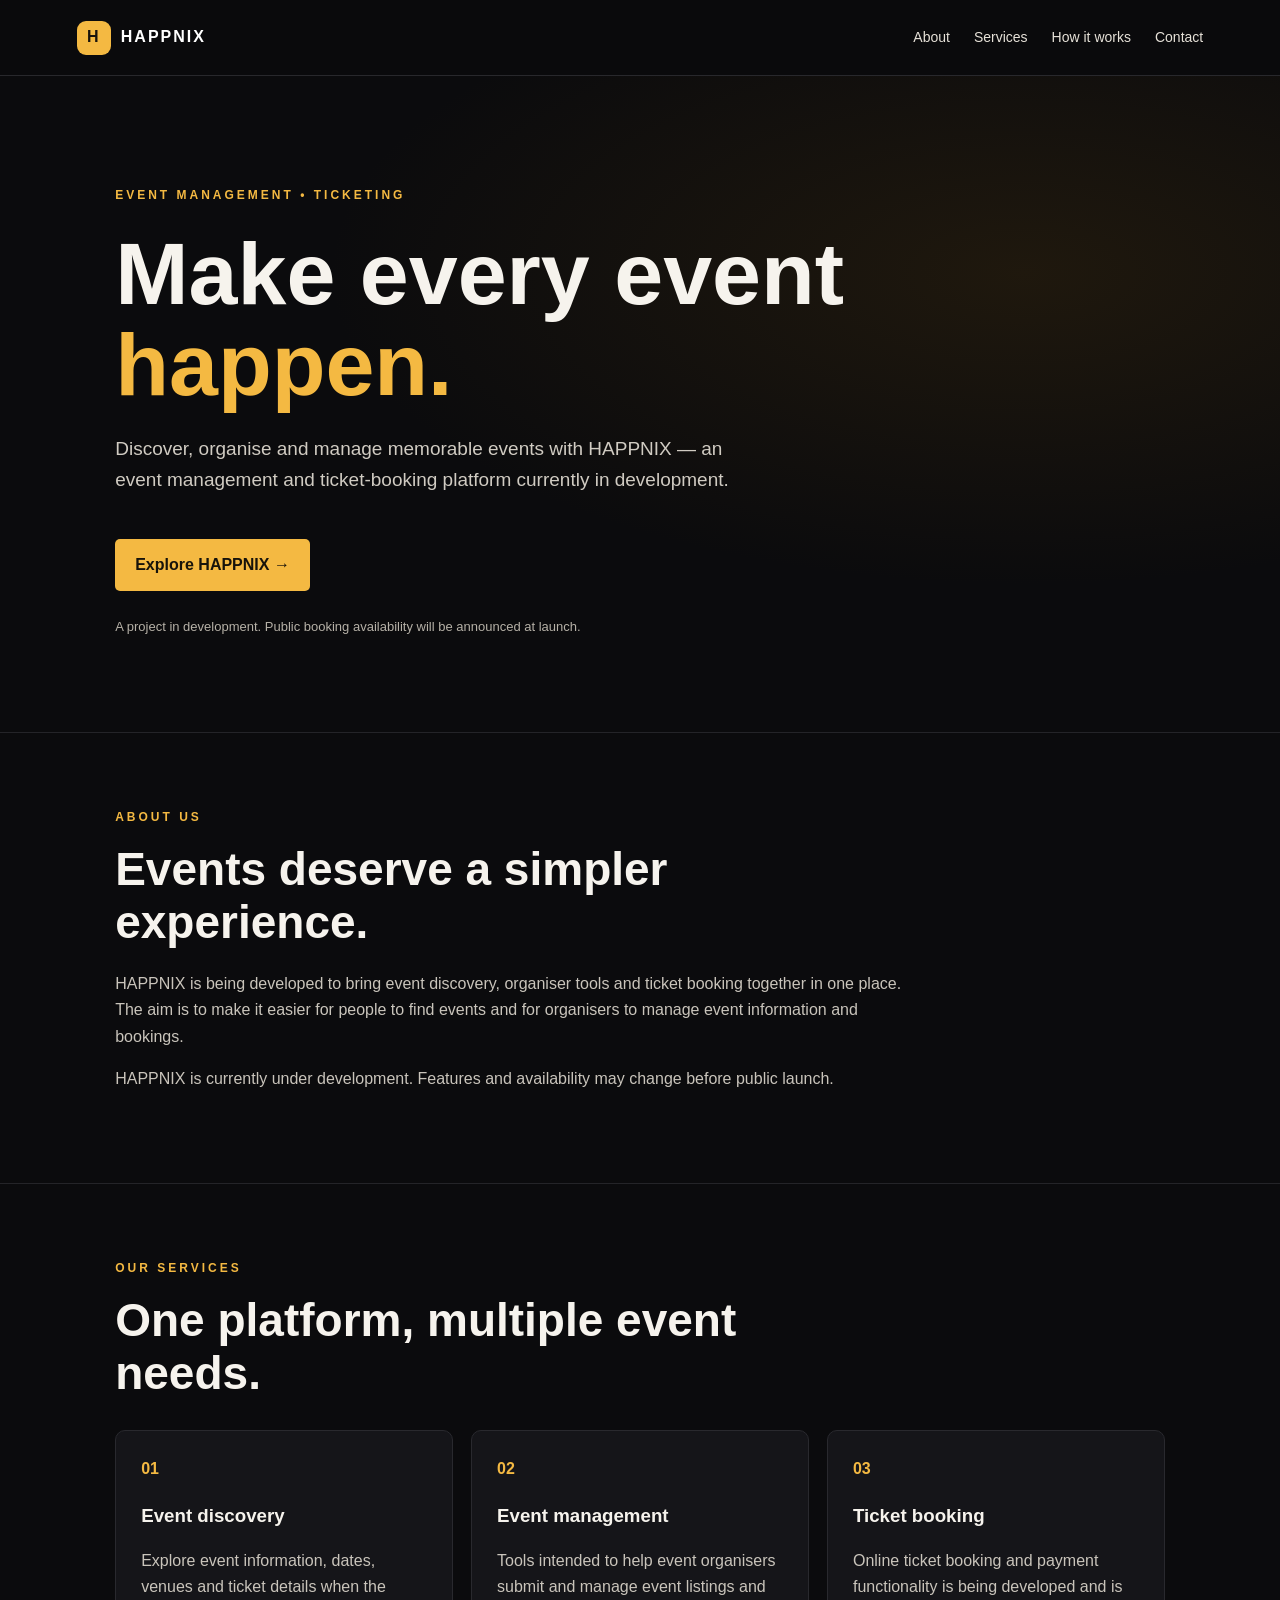
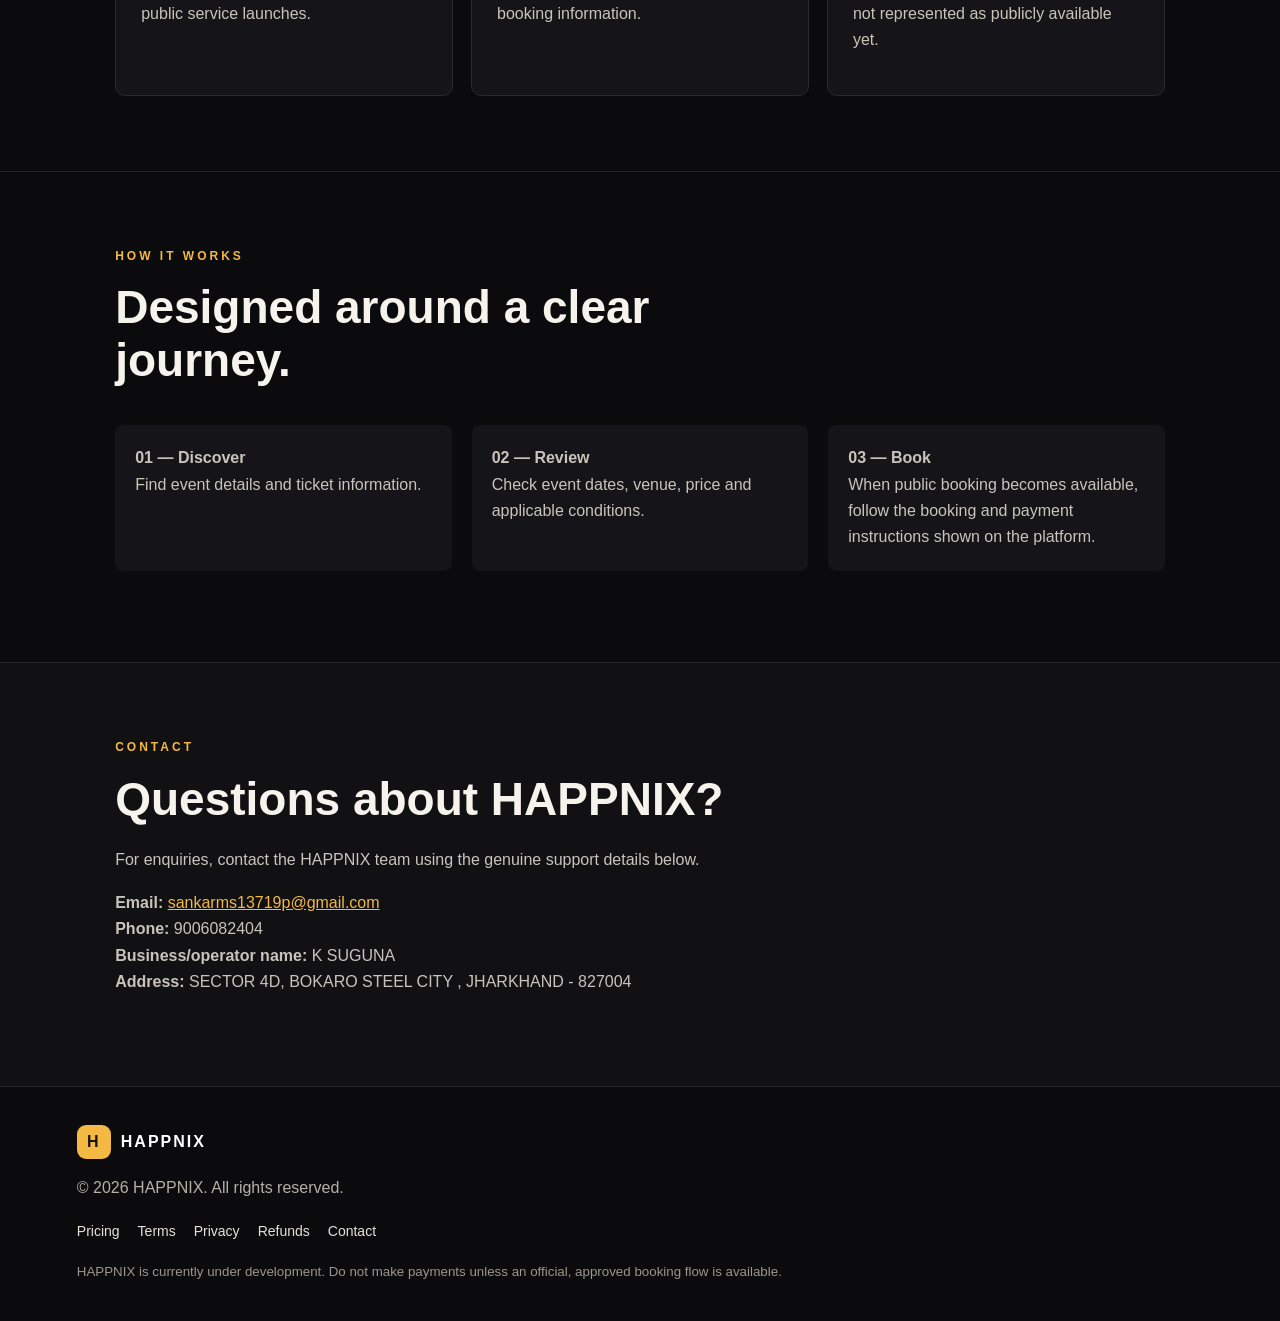
<file: index.html>
<!doctype html>
<html lang="en">
<head>
<meta charset="utf-8"><meta name="viewport" content="width=device-width,initial-scale=1">
<meta name="description" content="HAPPNIX is an event management and ticket booking platform project.">
<title>HAPPNIX | Events, Made Memorable</title><link rel="stylesheet" href="style.css">
</head>
<body>
<header class="nav"><a class="brand" href="index.html"><span class="mark">H</span> HAPPNIX</a><nav><a href="#about">About</a><a href="#services">Services</a><a href="#how">How it works</a><a href="#contact">Contact</a></nav></header>
<main>
<section class="hero"><div class="eyebrow">EVENT MANAGEMENT • TICKETING</div><h1>Make every event<br><span>happen.</span></h1><p class="lead">Discover, organise and manage memorable events with HAPPNIX — an event management and ticket-booking platform currently in development.</p><a class="cta" href="#about">Explore HAPPNIX <span>→</span></a><div class="hero-note">A project in development. Public booking availability will be announced at launch.</div></section>
<section class="section" id="about"><div class="eyebrow">ABOUT US</div><h2>Events deserve a simpler experience.</h2><p>HAPPNIX is being developed to bring event discovery, organiser tools and ticket booking together in one place. The aim is to make it easier for people to find events and for organisers to manage event information and bookings.</p><p>HAPPNIX is currently under development. Features and availability may change before public launch.</p></section>
<section class="section cards" id="services"><div class="eyebrow">OUR SERVICES</div><h2>One platform, multiple event needs.</h2><div class="grid"><article><div class="num">01</div><h3>Event discovery</h3><p>Explore event information, dates, venues and ticket details when the public service launches.</p></article><article><div class="num">02</div><h3>Event management</h3><p>Tools intended to help event organisers submit and manage event listings and booking information.</p></article><article><div class="num">03</div><h3>Ticket booking</h3><p>Online ticket booking and payment functionality is being developed and is not represented as publicly available yet.</p></article></div></section>
<section class="section" id="how"><div class="eyebrow">HOW IT WORKS</div><h2>Designed around a clear journey.</h2><div class="steps"><p><b>01 — Discover</b><br>Find event details and ticket information.</p><p><b>02 — Review</b><br>Check event dates, venue, price and applicable conditions.</p><p><b>03 — Book</b><br>When public booking becomes available, follow the booking and payment instructions shown on the platform.</p></div></section>
<section class="section contact" id="contact"><div class="eyebrow">CONTACT</div><h2>Questions about HAPPNIX?</h2><p>For enquiries, contact the HAPPNIX team using the genuine support details below.</p><p><b>Email:</b> <a href="mailto:sankarms13719p@gmail.com">sankarms13719p@gmail.com</a><br><b>Phone:</b> 9006082404<br><b>Business/operator name:</b> K SUGUNA <br><b>Address:</b> SECTOR 4D, BOKARO STEEL CITY , JHARKHAND - 827004</p></section>
</main>
<footer><div class="brand"><span class="mark">H</span> HAPPNIX</div><p>© 2026 HAPPNIX. All rights reserved.</p><div class="footerlinks"><a href="pricing.html">Pricing</a><a href="terms.html">Terms</a><a href="privacy.html">Privacy</a><a href="refunds.html">Refunds</a><a href="contact.html">Contact</a></div><small>HAPPNIX is currently under development. Do not make payments unless an official, approved booking flow is available.</small></footer>
</body></html>
</file>
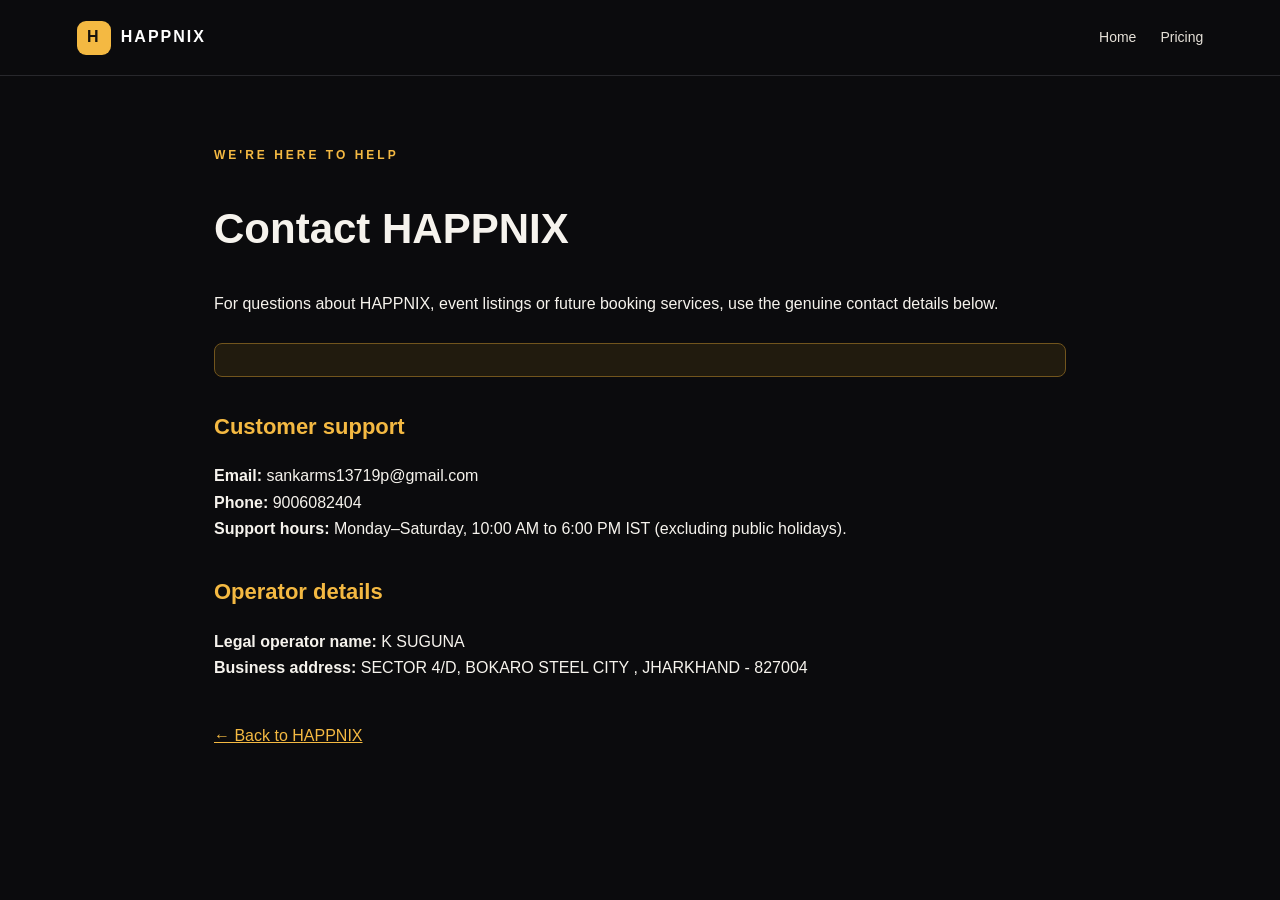
<file: contact.html>
<!doctype html><html lang="en"><head><meta charset="utf-8"><meta name="viewport" content="width=device-width,initial-scale=1"><title>Contact | HAPPNIX</title><link rel="stylesheet" href="style.css"></head><body><header class="nav"><a class="brand" href="index.html"><span class="mark">H</span> HAPPNIX</a><nav><a href="index.html">Home</a><a href="pricing.html">Pricing</a></nav></header><main class="document"><div class="eyebrow">WE'RE HERE TO HELP</div><h1>Contact HAPPNIX</h1><p>For questions about HAPPNIX, event listings or future booking services, use the genuine contact details below.</p><div class="notice"></div><h2>Customer support</h2><p><b>Email:</b> sankarms13719p@gmail.com<br><b>Phone:</b> 9006082404<br><b>Support hours:</b> Monday–Saturday, 10:00 AM to 6:00 PM IST (excluding public holidays). </p><h2>Operator details</h2><p><b>Legal operator name:</b> K SUGUNA<br><b>Business address:</b> SECTOR 4/D, BOKARO STEEL CITY , JHARKHAND - 827004</p><a class="back" href="index.html">← Back to HAPPNIX</a></main></body></html>
</file>
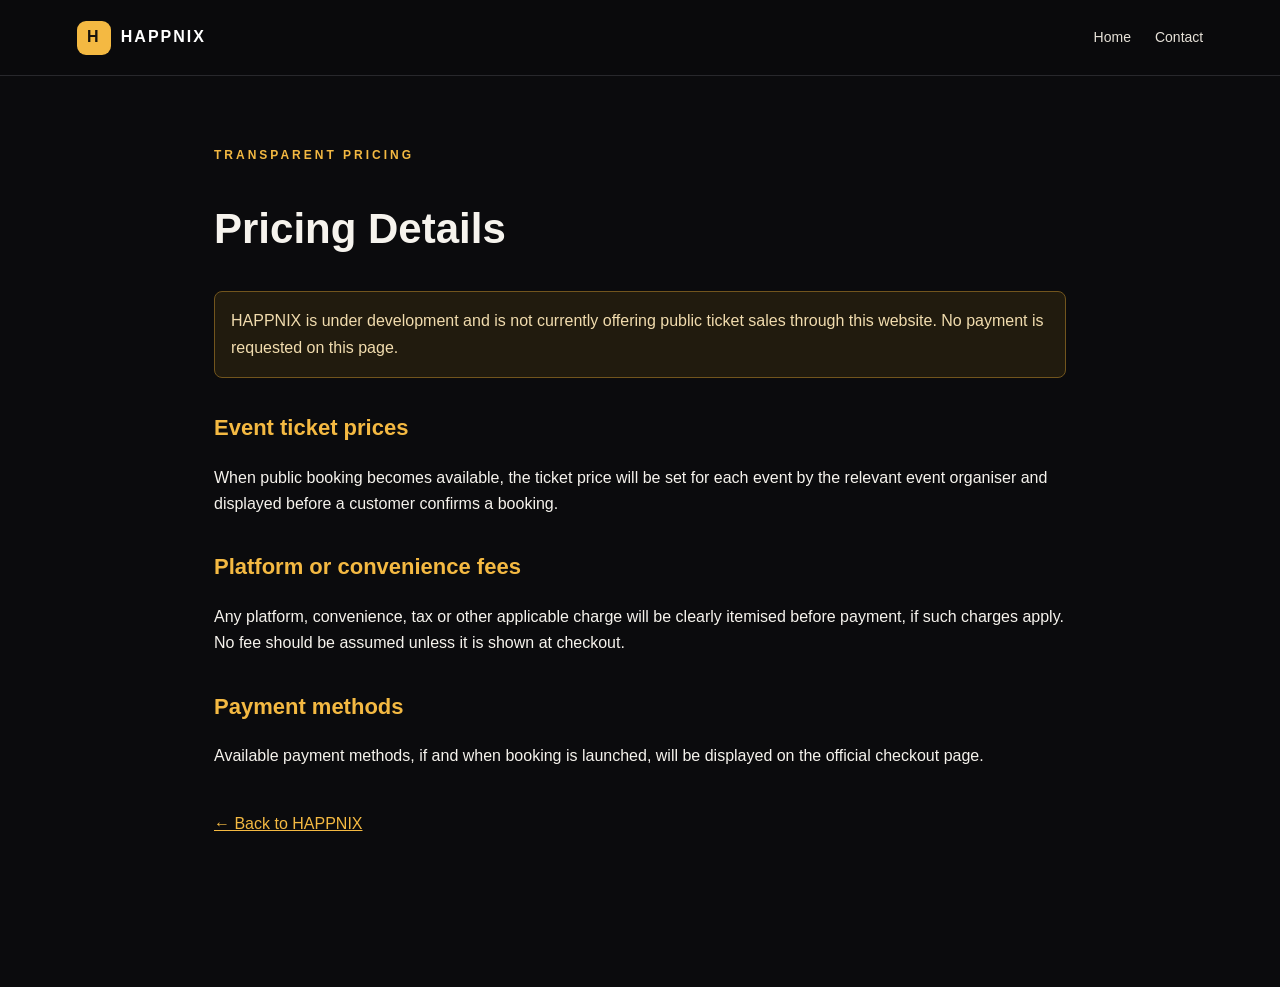
<file: pricing.html>
<!doctype html><html lang="en"><head><meta charset="utf-8"><meta name="viewport" content="width=device-width,initial-scale=1"><title>Pricing | HAPPNIX</title><link rel="stylesheet" href="style.css"></head><body><header class="nav"><a class="brand" href="index.html"><span class="mark">H</span> HAPPNIX</a><nav><a href="index.html">Home</a><a href="contact.html">Contact</a></nav></header><main class="document"><div class="eyebrow">TRANSPARENT PRICING</div><h1>Pricing Details</h1><div class="notice">HAPPNIX is under development and is not currently offering public ticket sales through this website. No payment is requested on this page.</div><h2>Event ticket prices</h2><p>When public booking becomes available, the ticket price will be set for each event by the relevant event organiser and displayed before a customer confirms a booking.</p><h2>Platform or convenience fees</h2><p>Any platform, convenience, tax or other applicable charge will be clearly itemised before payment, if such charges apply. No fee should be assumed unless it is shown at checkout.</p><h2>Payment methods</h2><p>Available payment methods, if and when booking is launched, will be displayed on the official checkout page.</p><a class="back" href="index.html">← Back to HAPPNIX</a></main></body></html>
</file>
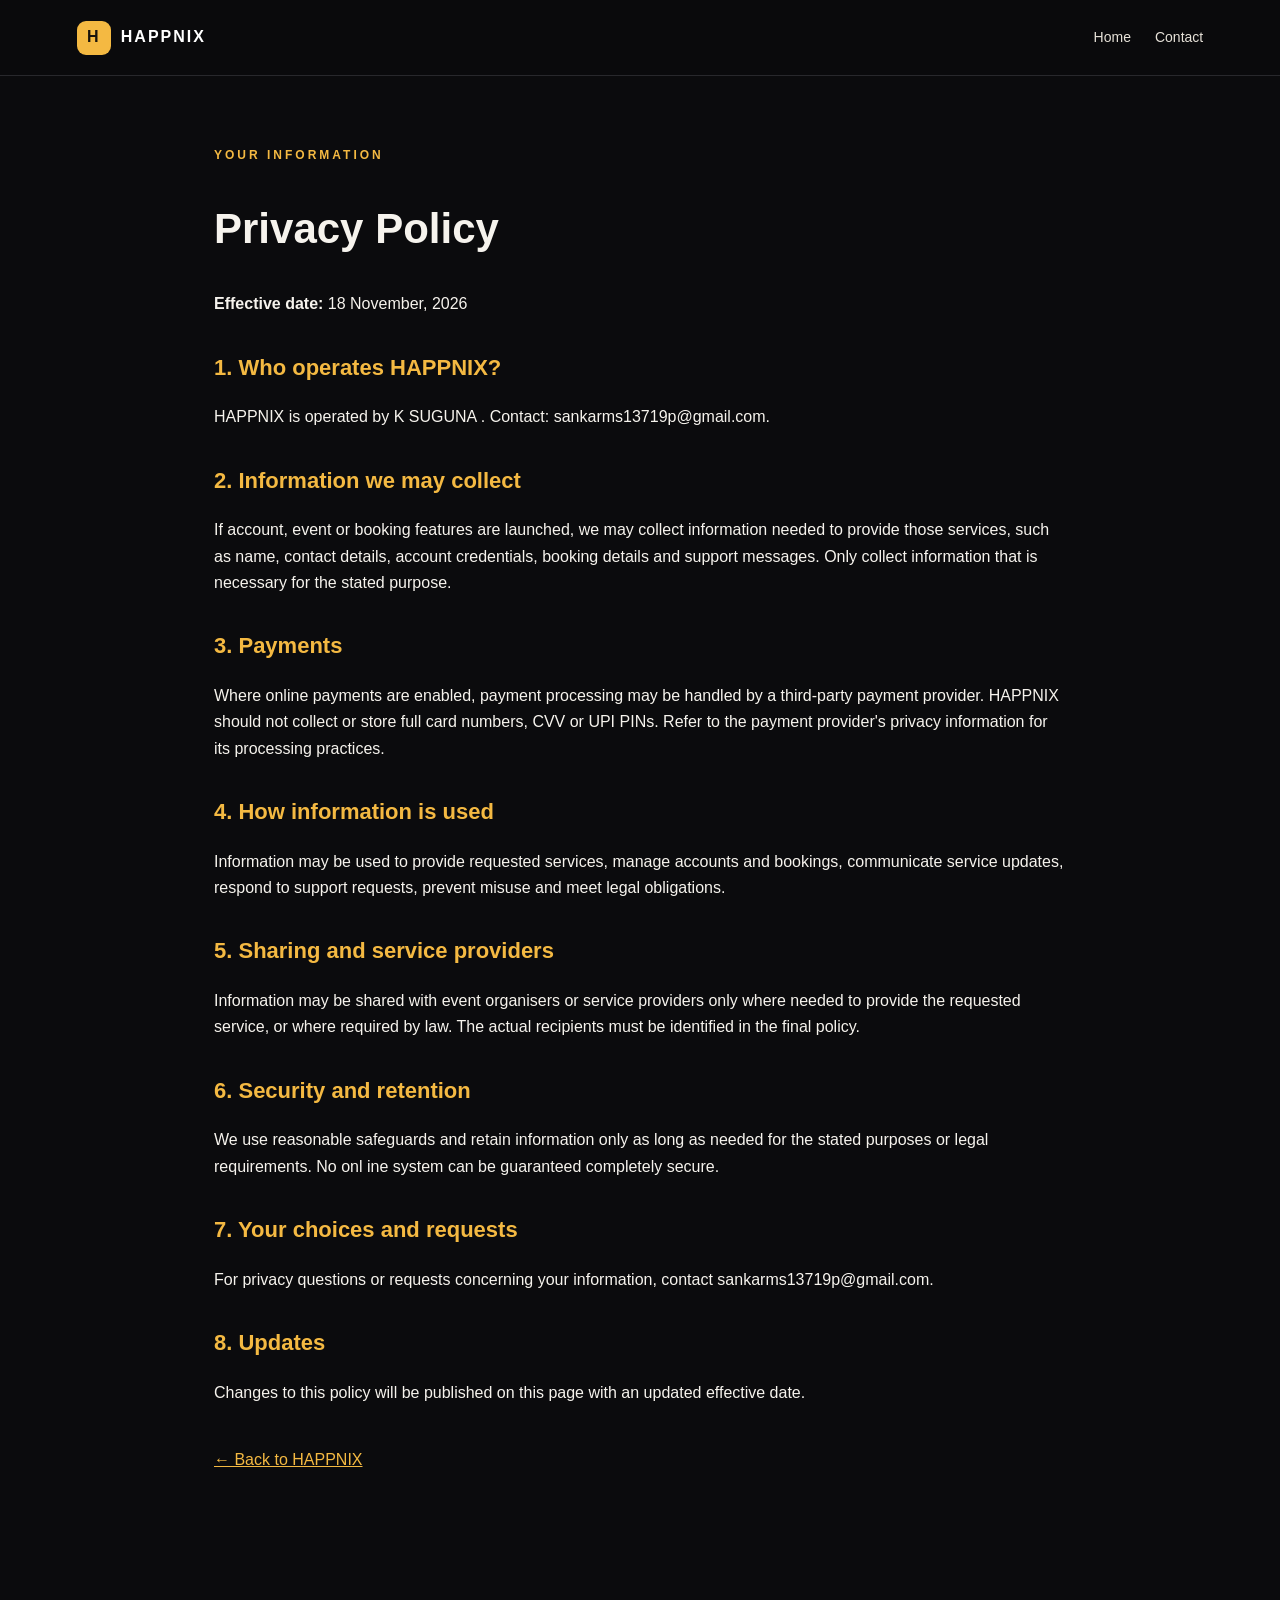
<file: privacy.html>
<!doctype html><html lang="en"><head><meta charset="utf-8"><meta name="viewport" content="width=device-width,initial-scale=1"><title>Privacy Policy | HAPPNIX</title><link rel="stylesheet" href="style.css"></head><body><header class="nav"><a class="brand" href="index.html"><span class="mark">H</span> HAPPNIX</a><nav><a href="index.html">Home</a><a href="contact.html">Contact</a></nav></header><main class="document"><div class="eyebrow">YOUR INFORMATION</div><h1>Privacy Policy</h1><p><b>Effective date:</b> 18 November, 2026</p><h2>1. Who operates HAPPNIX?</h2><p>HAPPNIX is operated by K SUGUNA . Contact: sankarms13719p@gmail.com.</p><h2>2. Information we may collect</h2><p>If account, event or booking features are launched, we may collect information needed to provide those services, such as name, contact details, account credentials, booking details and support messages. Only collect information that is necessary for the stated purpose.</p><h2>3. Payments</h2><p>Where online payments are enabled, payment processing may be handled by a third-party payment provider. HAPPNIX should not collect or store full card numbers, CVV or UPI PINs. Refer to the payment provider's privacy information for its processing practices.</p><h2>4. How information is used</h2><p>Information may be used to provide requested services, manage accounts and bookings, communicate service updates, respond to support requests, prevent misuse and meet legal obligations.</p><h2>5. Sharing and service providers</h2><p>Information may be shared with event organisers or service providers only where needed to provide the requested service, or where required by law. The actual recipients must be identified in the final policy.</p><h2>6. Security and retention</h2><p>We use reasonable safeguards and retain information only as long as needed for the stated purposes or legal requirements. No onl
ine system can be guaranteed completely secure.</p><h2>7. Your choices and requests</h2><p>For privacy questions or requests concerning your information, contact sankarms13719p@gmail.com.</p><h2>8. Updates</h2><p>Changes to this policy will be published on this page with an updated effective date.</p><a class="back" href="index.html">← Back to HAPPNIX</a></main></body></html>
</file>
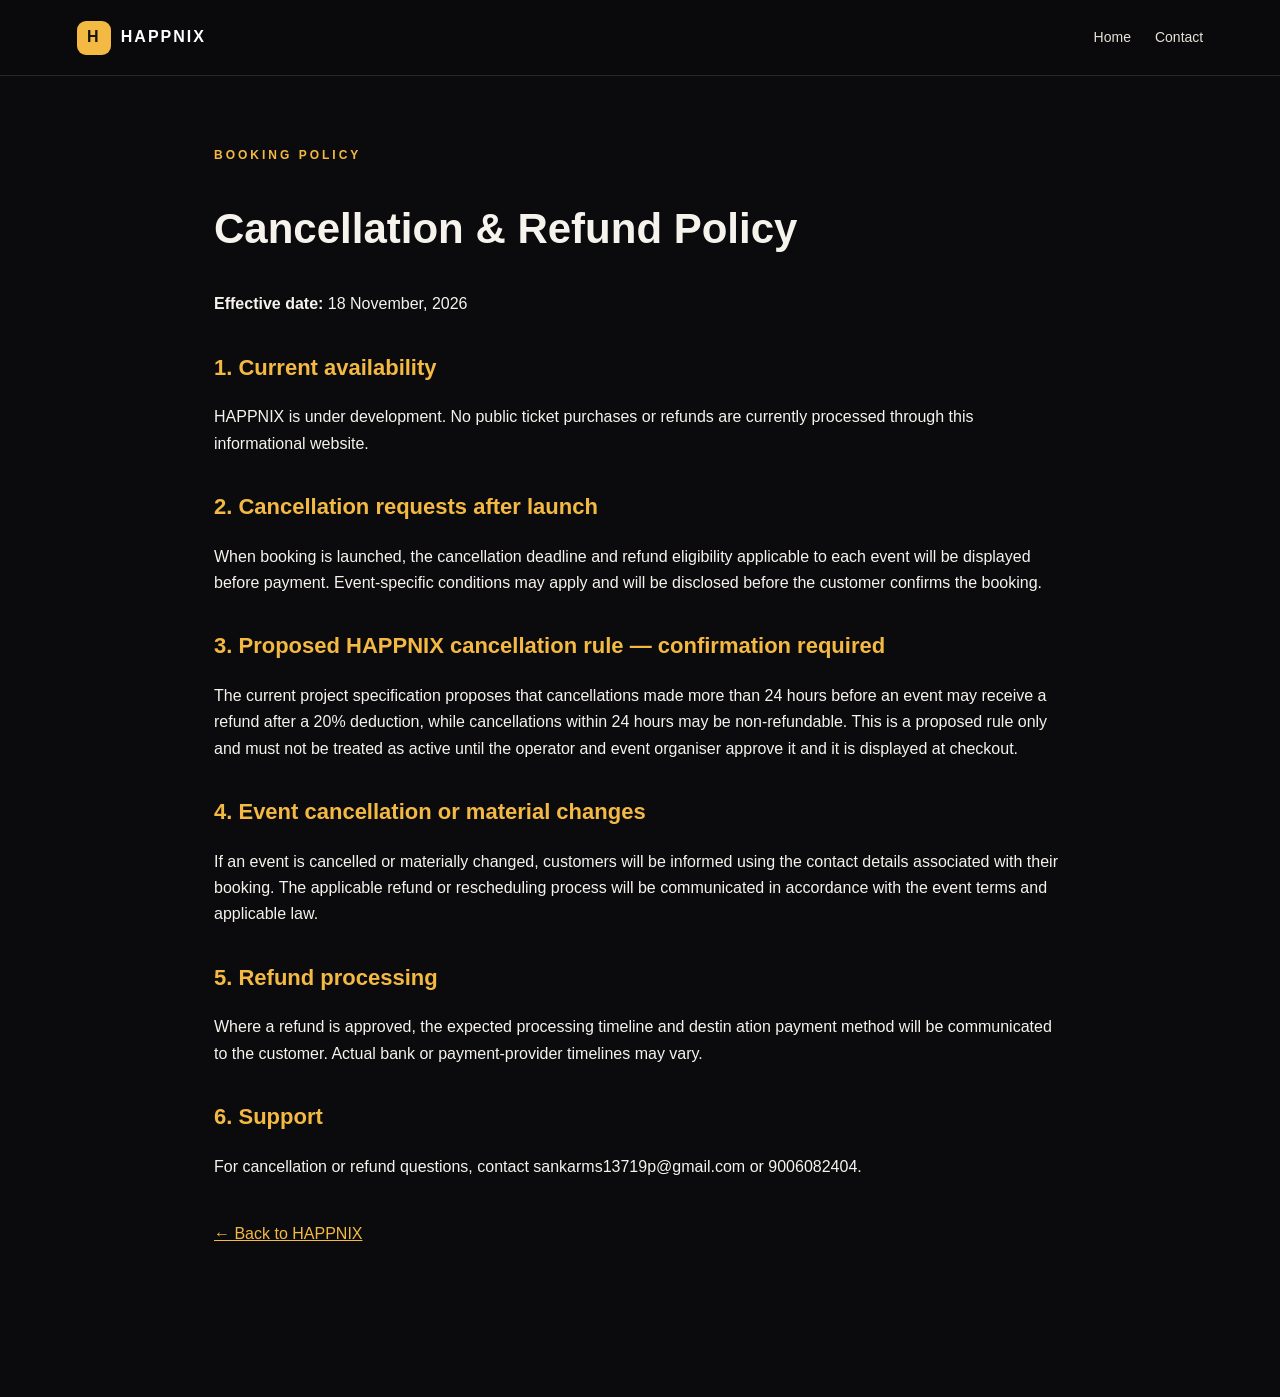
<file: refunds.html>
<!doctype html><html lang="en"><head><meta charset="utf-8"><meta name="viewport" content="width=device-width,initial-scale=1"><title>Cancellation & Refund Policy | HAPPNIX</title><link rel="stylesheet" href="style.css"></head><body><header class="nav"><a class="brand" href="index.html"><span class="mark">H</span> HAPPNIX</a><nav><a href="index.html">Home</a><a href="contact.html">Contact</a></nav></header><main class="document"><div class="eyebrow">BOOKING POLICY</div><h1>Cancellation & Refund Policy</h1><p><b>Effective date:</b> 18 November, 2026 </p><h2>1. Current availability</h2><p>HAPPNIX is under development. No public ticket purchases or refunds are currently processed through this informational website.</p><h2>2. Cancellation requests after launch</h2><p>When booking is launched, the cancellation deadline and refund eligibility applicable to each event will be displayed before payment. Event-specific conditions may apply and will be disclosed before the customer confirms the booking.</p><h2>3. Proposed HAPPNIX cancellation rule — confirmation required</h2><p>The current project specification proposes that cancellations made more than 24 hours before an event may receive a refund after a 20% deduction, while cancellations within 24 hours may be non-refundable. This is a proposed rule only and must not be treated as active until the operator and event organiser approve it and it is displayed at checkout.</p><h2>4. Event cancellation or material changes</h2><p>If an event is cancelled or materially changed, customers will be informed using the contact details associated with their booking. The applicable refund or rescheduling process will be communicated in accordance with the event terms and applicable law.</p><h2>5. Refund processing</h2><p>Where a refund is approved, the expected processing timeline and destin
ation payment method will be communicated to the customer. Actual bank or payment-provider timelines may vary.</p><h2>6. Support</h2><p>For cancellation or refund questions, contact sankarms13719p@gmail.com or 9006082404.</p><a class="back" href="index.html">← Back to HAPPNIX</a></main></body></html>
</file>
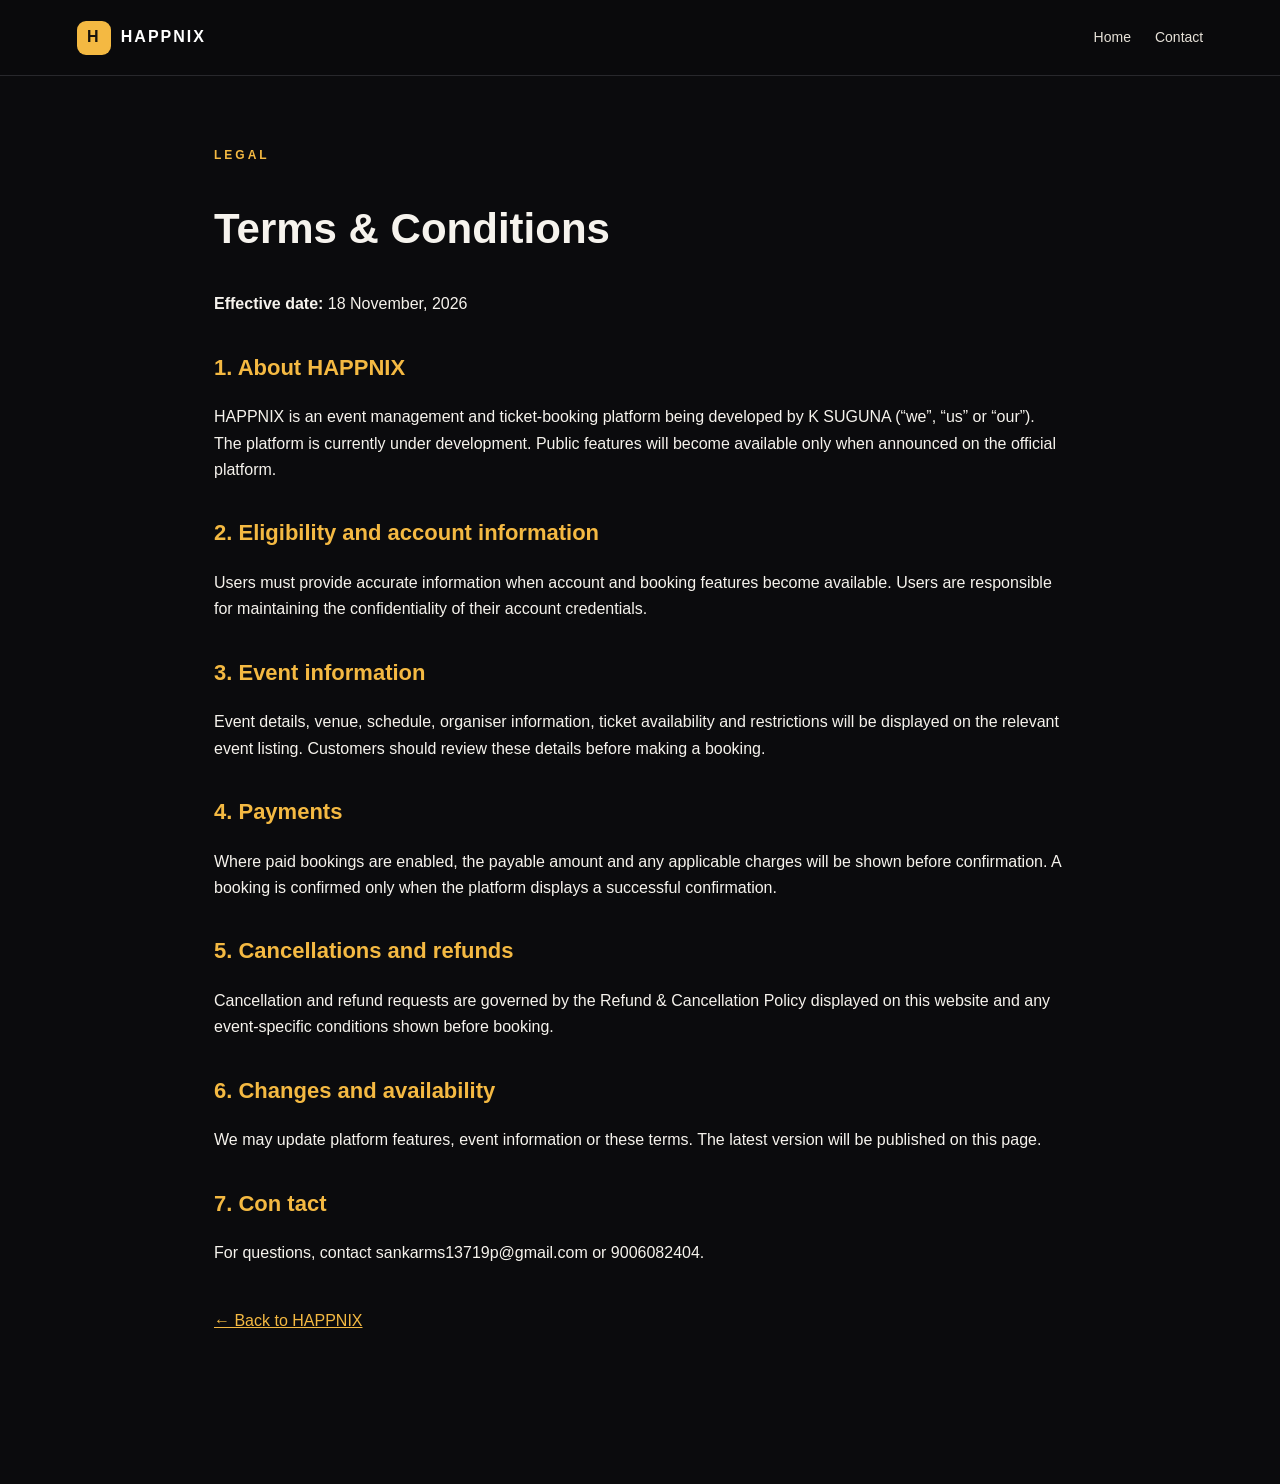
<file: terms.html>
<!doctype html><html lang="en"><head><meta charset="utf-8"><meta name="viewport" content="width=device-width,initial-scale=1"><title>Terms & Conditions | HAPPNIX</title><link rel="stylesheet" href="style.css"></head><body><header class="nav"><a class="brand" href="index.html"><span class="mark">H</span> HAPPNIX</a><nav><a href="index.html">Home</a><a href="contact.html">Contact</a></nav></header><main class="document"><div class="eyebrow">LEGAL</div><h1>Terms & Conditions</h1><p><b>Effective date:</b> 18 November, 2026</p><h2>1. About HAPPNIX</h2><p>HAPPNIX is an event management and ticket-booking platform being developed by K SUGUNA  (“we”, “us” or “our”). The platform is currently under development. Public features will become available only when announced on the official platform.</p><h2>2. Eligibility and account information</h2><p>Users must provide accurate information when account and booking features become available. Users are responsible for maintaining the confidentiality of their account credentials.</p><h2>3. Event information</h2><p>Event details, venue, schedule, organiser information, ticket availability and restrictions will be displayed on the relevant event listing. Customers should review these details before making a booking.</p><h2>4. Payments</h2><p>Where paid bookings are enabled, the payable amount and any applicable charges will be shown before confirmation. A booking is confirmed only when the platform displays a successful confirmation.</p><h2>5. Cancellations and refunds</h2><p>Cancellation and refund requests are governed by the Refund & Cancellation Policy displayed on this website and any event-specific conditions shown before booking.</p><h2>6. Changes and availability</h2><p>We may update platform features, event information or these terms. The latest version will be published on this page.</p><h2>7. Con
tact</h2><p>For questions, contact sankarms13719p@gmail.com or 9006082404.</p><a class="back" href="index.html">← Back to HAPPNIX</a></main></body></html>
</file>
<file: style.css>
:root{--bg:#0b0b0d;--panel:#151519;--gold:#f4b942;--text:#f6f3ed;--muted:#b6b1a7}*{box-sizing:border-box}html{scroll-behavior:smooth}body{margin:0;background:var(--bg);color:var(--text);font:16px/1.65 Arial, sans-serif}.nav{height:76px;padding:0 max(6vw,22px);display:flex;align-items:center;justify-content:space-between;border-bottom:1px solid #28282c;position:sticky;top:0;background:#0b0b0df2;z-index:5}.brand{font-weight:800;letter-spacing:2px;color:white;text-decoration:none;display:flex;align-items:center;gap:10px}.mark{display:inline-grid;place-items:center;width:34px;height:34px;background:var(--gold);color:#17130b;border-radius:9px;font-weight:900}nav{display:flex;gap:24px}a{color:var(--gold)}nav a,.footerlinks a{color:#e6e1d8;text-decoration:none;font-size:14px}.hero{padding:110px max(9vw,24px) 95px;background:radial-gradient(ellipse at 80% 30%,#47320e55,transparent 48%)}.eyebrow{color:var(--gold);font-size:12px;font-weight:700;letter-spacing:3px}.hero h1{font-size:clamp(48px,8vw,88px);line-height:1.04;margin:22px 0}.hero h1 span{color:var(--gold)}.lead{max-width:650px;color:#d0cbc2;font-size:19px}.cta{display:inline-block;margin-top:24px;padding:13px 20px;background:var(--gold);color:#17130b;text-decoration:none;font-weight:700;border-radius:5px}.hero-note{color:var(--muted);font-size:13px;margin-top:25px}.section{padding:75px max(9vw,24px);border-top:1px solid #242428}.section h2{font-size:clamp(30px,4vw,46px);line-height:1.15;max-width:700px;margin:15px 0 22px}.section p{max-width:800px;color:#c9c4bb}.grid{display:grid;grid-template-columns:repeat(3,1fr);gap:18px;margin-top:30px}.grid article{background:var(--panel);padding:25px;border:1px solid #29292e;border-radius:10px}.num{color:var(--gold);font-weight:bold}.grid h3{margin-bottom:5px}.steps{display:grid;grid-template-columns:repeat(3,1fr);gap:20px}.steps p{padding:20px;background:var(--panel);border-radius:8px}.contact{background:#111114}footer{padding:38px max(6vw,22px);border-top:1px solid #29292e;color:var(--muted)}.footerlinks{display:flex;gap:18px;flex-wrap:wrap;margin:18px 0}footer small{display:block;max-width:800px;color:#9b968e}.document{max-width:900px;margin:70px auto;padding:0 24px 80px}.document h1{font-size:42px}.document h2{font-size:22px;margin-top:32px;color:var(--gold)}.notice{padding:16px;border:1px solid #72551d;background:#211b0e;border-radius:8px;color:#f1dcae;margin:25px 0}.back{display:inline-block;margin-top:25px}@media(max-width:700px){nav{gap:10px}nav a{font-size:12px}.grid,.steps{grid-template-columns:1fr}.hero{padding-top:75px}.nav{padding:0 16px}}
</file>
